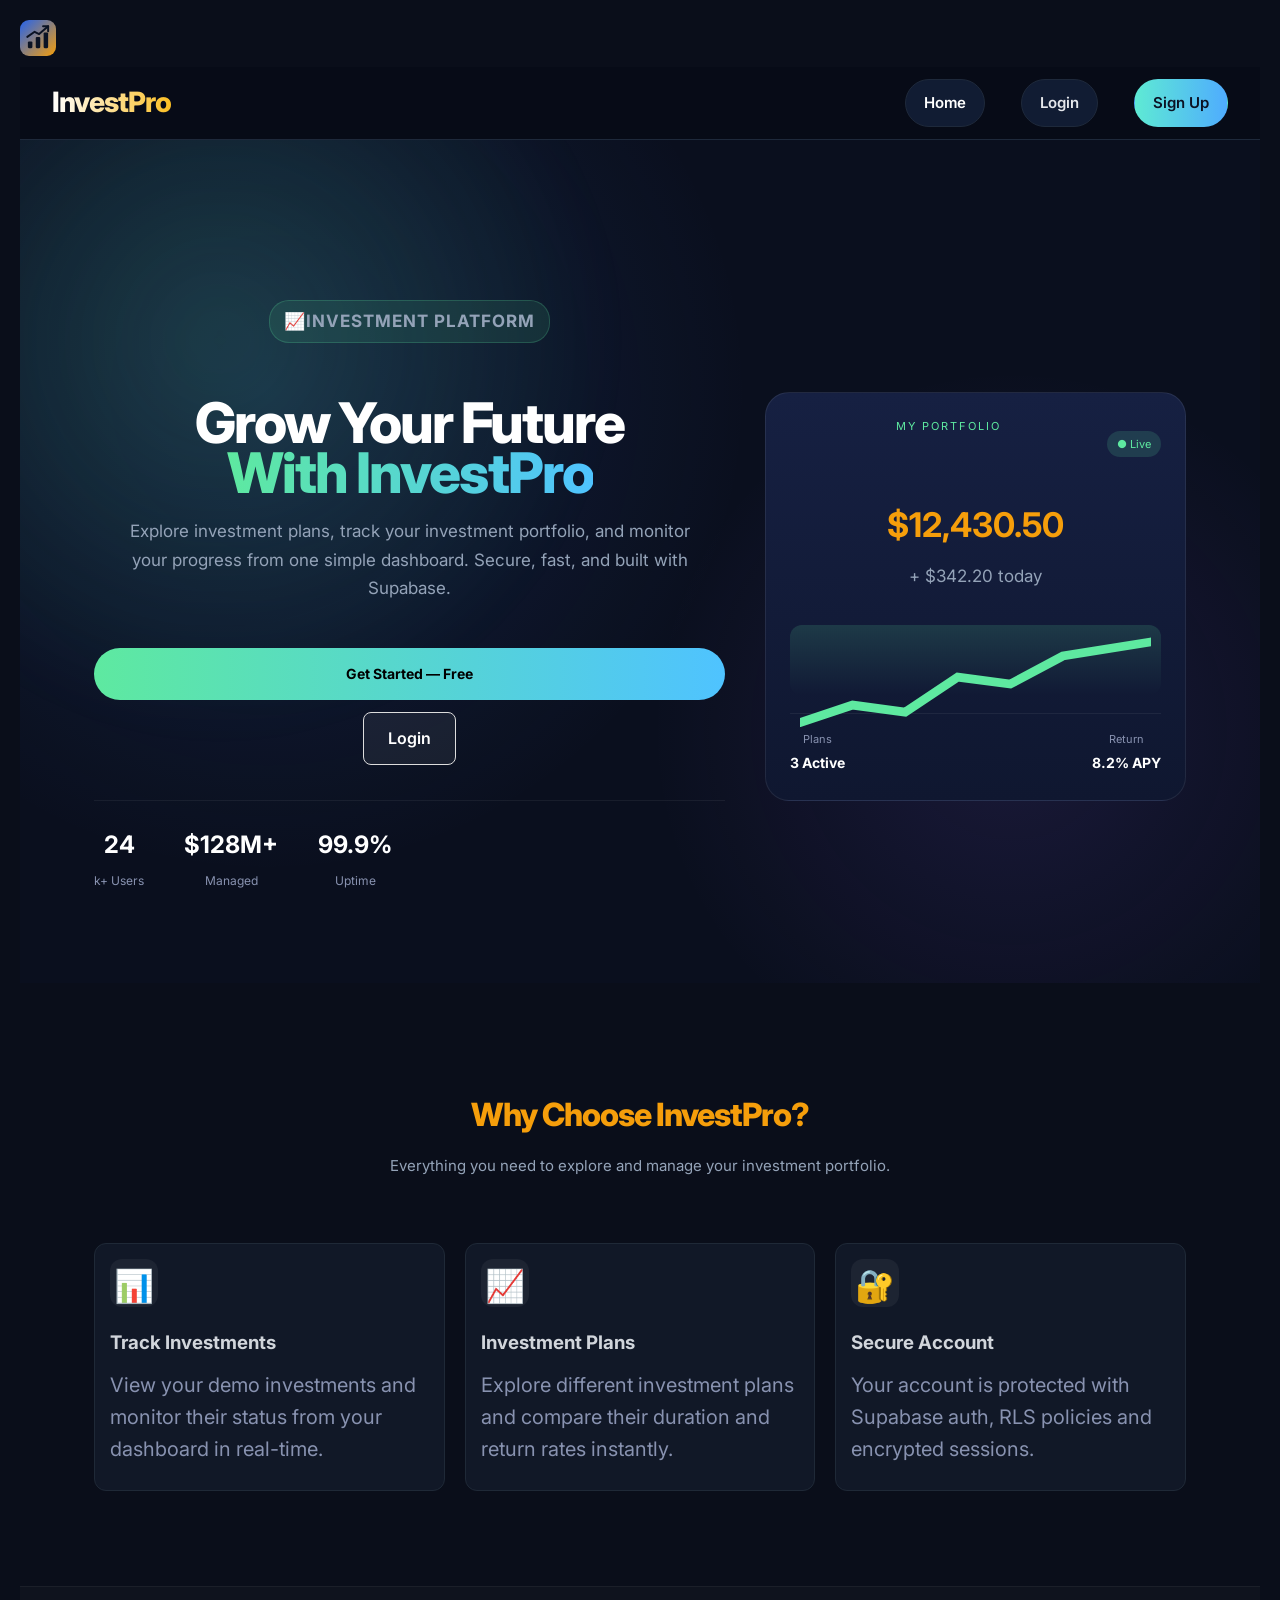
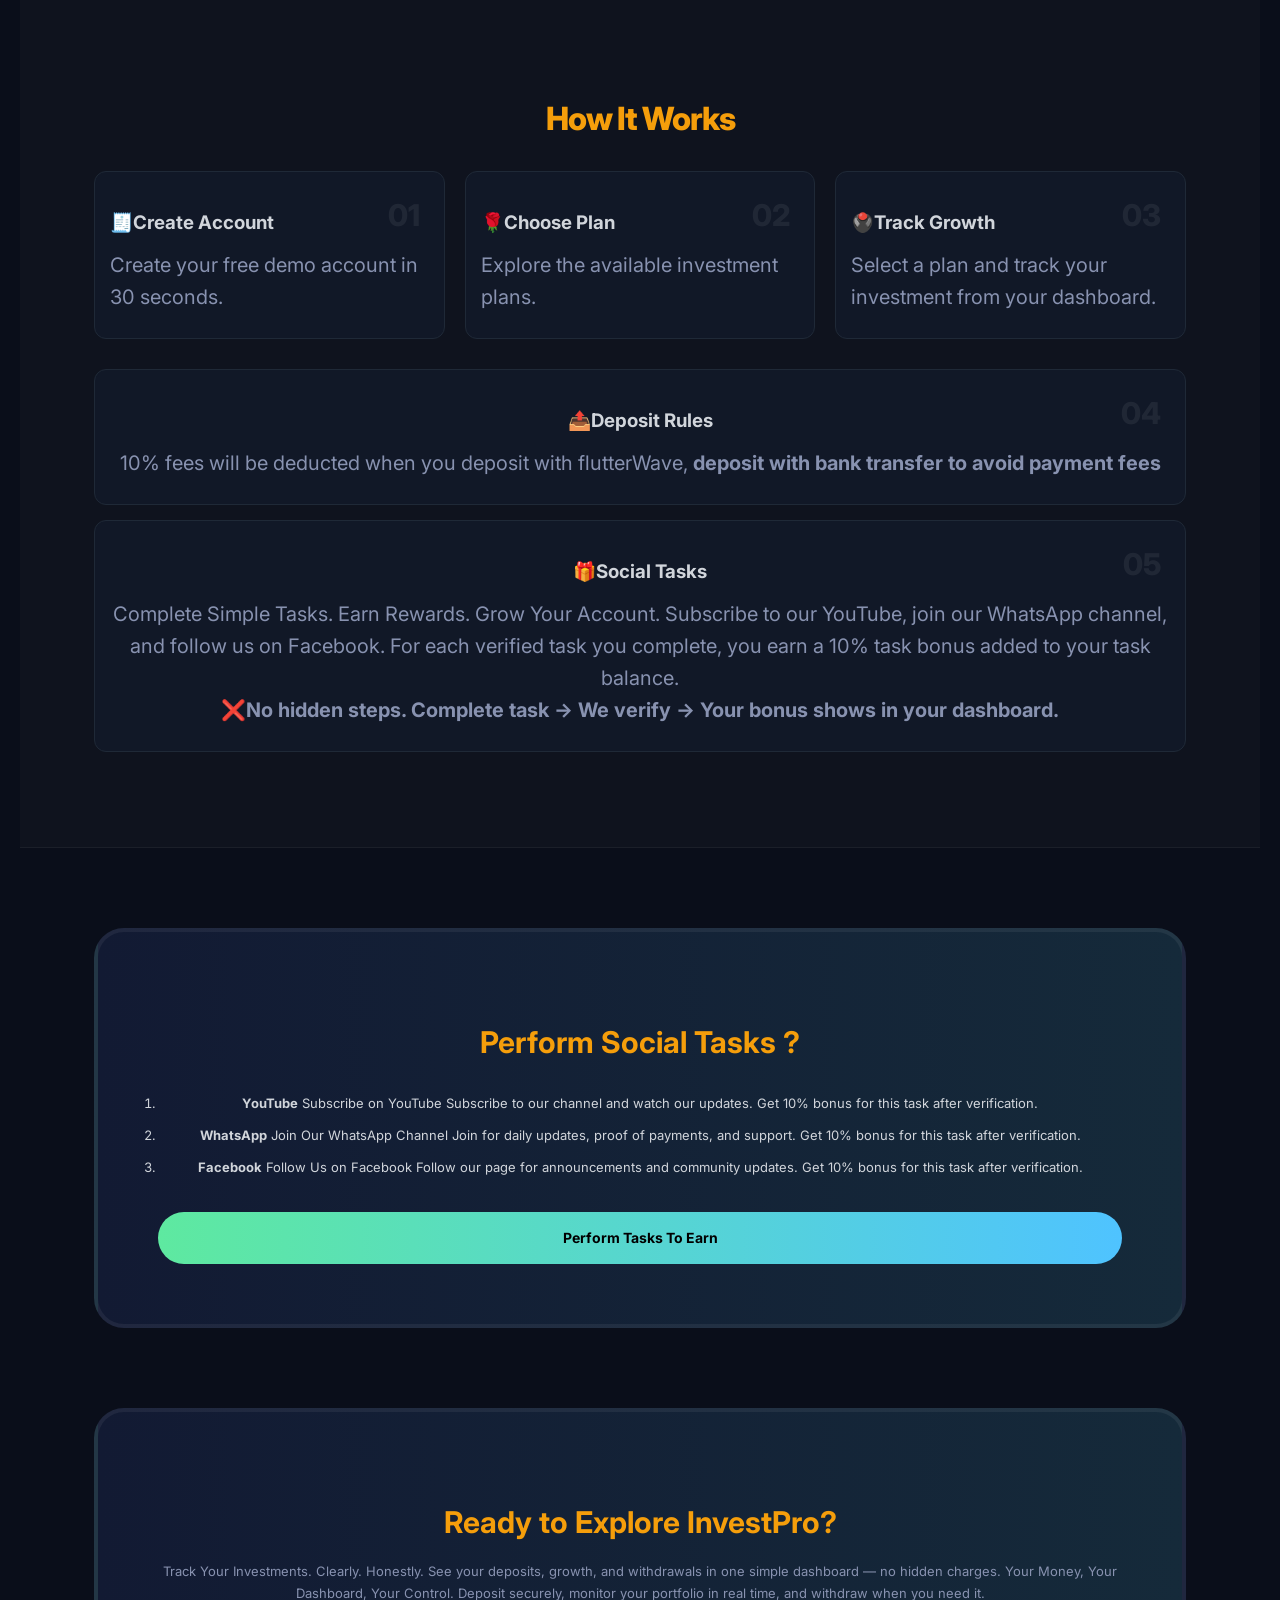
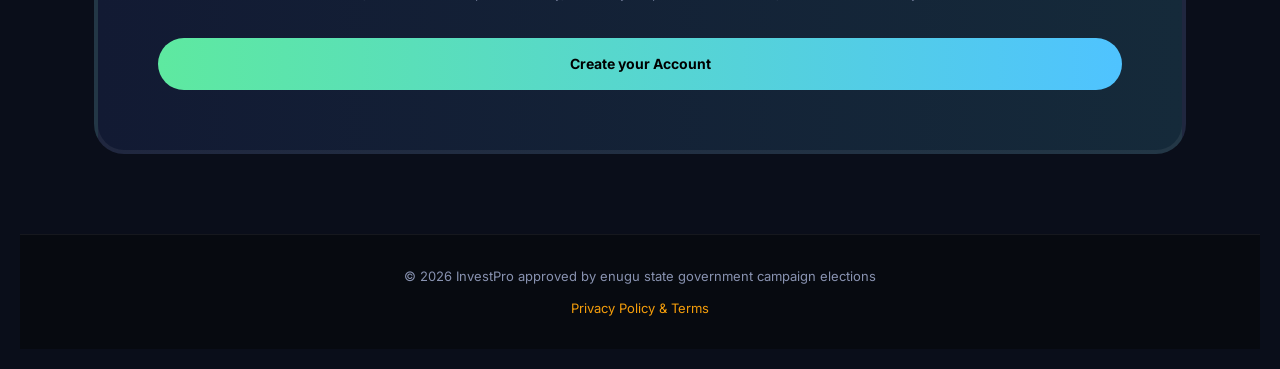
<file: index.html>
<!DOCTYPE html>
<html lang="en">
<head>
<meta charset="UTF-8">
<meta name="viewport" content="width=device-width, initial-scale=1.0">

<!-- InvestPro Social Sharing -->
<meta property="og:type" content="website">

<meta property="og:title"
content="InvestPro | Smart Investment Platform">

<meta property="og:description"
content="Explore InvestPro's educational investment plans and investment dashboard.">

<meta property="og:image"
content="https://investorsite.netlify.app/images/investpro-social-preview.jpg">

<meta property="og:image:secure_url"
content="https://investorsite.netlify.app/images/investpro-social-preview.jpg">

<meta property="og:image:type" content="image/jpeg">

<meta property="og:image:width" content="1200">

<meta property="og:image:height" content="630">

<meta property="og:image:alt"
content="InvestPro Official Logo">

<title>InvestPro | Smart Investment Platform</title>
<link href="https://fonts.googleapis.com/css2?family=Inter:wght@400;600;800&display=swap" rel="stylesheet">
<link rel="stylesheet" href="css/style.css">
<link rel="stylesheet" href="css/home.css">



<!-- InvestPro Browser Icons -->
<link rel="icon"
      type="image/svg+xml"
      href="images/logo.svg">

<link rel="icon"
      type="image/png"
      sizes="32x32"
      href="images/investpro-icon.png">

<link rel="apple-touch-icon"
      href="images/investpro-icon.png">
</head>
<a href="index.html" class="logo">
        <img src="images/logo.svg"
             alt="InvestPro Icon"
             width="36"
             height="36">

<body class="home-page">

<header id="navbar">

    

        <span>InvestPro</span>
    </a>

    <nav id="mainNav">
      

        <a href="index.html" class="active">Home</a>

        <a href="login.html">Login</a>

        <a href="signup.html" class="btn-small">
            Sign Up
        </a>

    </nav>

</header>
<section class="hero">
  <div class="hero-bg"></div>
  <div class="hero-content reveal">
    <p class="hero-label">📈INVESTMENT PLATFORM</p>
    <h1>Grow Your Future<br><span>With InvestPro</span></h1>
    <p class="hero-desc">Explore investment plans, track your investment portfolio, and monitor your progress from one simple dashboard. Secure, fast, and built with Supabase.</p>
    <div class="hero-buttons">
      <a href="signup.html" class="auth-btn">Get Started — Free</a>
      <a href="login.html" class="secondary-btn">Login</a>
    </div>
    <div class="trust-row">
      <div><b id="count1">0</b><span>k+ Users</span></div>
      <div><b>$128M+</b><span>Managed</span></div>
      <div><b>99.9%</b><span>Uptime</span></div>
    </div>
  </div>
  <div class="hero-card reveal">
    <div class="card-header">
      <p>MY PORTFOLIO</p>
      <span class="live">● Live</span>
    </div>
    <h2>$12,430.50</h2>
    <p class="profit">+ $342.20 today</p>
    <div class="mini-chart">
      <svg viewBox="0 0 100 30"><path d="M0 25 L15 20 L30 22 L45 12 L60 14 L75 6 L100 2" fill="none" stroke="#5ee9a0" stroke-width="2.5" stroke-linecap="round"/></svg>
    </div>
    <div class="card-stats">
      <div><small>Plans</small><b>3 Active</b></div>
      <div><small>Return</small><b>8.2% APY</b></div>
    </div>
  </div>
</section>

<section class="features">
  <h2 class="reveal">Why Choose InvestPro?</h2>
  <p class="section-text reveal">Everything you need to explore and manage your investment portfolio.</p>
  <div class="cards">
    <div class="card reveal"><div class="feature-icon">📊</div><h3>Track Investments</h3><p>View your demo investments and monitor their status from your dashboard in real-time.</p></div>
    <div class="card reveal"><div class="feature-icon">📈</div><h3>Investment Plans</h3><p>Explore different investment plans and compare their duration and return rates instantly.</p></div>
    <div class="card reveal"><div class="feature-icon">🔐</div><h3>Secure Account</h3><p>Your account is protected with Supabase auth, RLS policies and encrypted sessions.</p></div>
  </div>
</section>

<section class="features alt">
  <h2 class="reveal">How It Works</h2>
  <div class="cards steps">
    <div class="card step reveal"><span class="num">01</span><h3>🧾Create Account</h3><p>Create your free demo account in 30 seconds.</p></div>
    <div class="card step reveal"><span class="num">02</span><h3>🌹Choose Plan</h3><p>Explore the available investment plans.</p></div>
    <div class="card step reveal"><span class="num">03</span><h3>🖲️Track Growth</h3><p>Select a plan and track your  investment from your dashboard.</p></div>
  </div>
  <div class="card step reveal"><span class="num">04</span><h3>📤Deposit Rules</h3><p>10% fees will be deducted when you deposit with flutterWave,<strong> deposit with bank transfer to avoid payment fees</strong></p>
  </div>
  <div class="card step reveal"><span class="num">05</span><h3>🎁Social Tasks</h3><p>Complete Simple Tasks. Earn Rewards. Grow Your Account.
Subscribe to our YouTube, join our WhatsApp channel, and follow us on Facebook. For each verified task you complete, you earn a 10% task bonus added to your task balance.<br>

<strong>❌No hidden steps. Complete task → We verify → Your bonus shows in your dashboard.</strong></p></div>
</section>

<section class="cta reveal"><h2>Perform Social Tasks ?</h2>
<p><ol>
  <li><strong>YouTube</strong>
Subscribe on YouTube
Subscribe to our channel and watch our updates. Get 10% bonus for this task after verification.
</li>
<li><strong>WhatsApp</strong>
Join Our WhatsApp Channel
Join for daily updates, proof of payments, and support. Get 10% bonus for this task after verification.</li>
<li><strong>Facebook</strong>
Follow Us on Facebook
Follow our page for announcements and community updates. Get 10% bonus for this task after verification.</li>
</ol></p>
  <a href="dashboard.html" class="auth-btn">Perform Tasks To Earn</a>
</section>
  
</section>

<section class="cta reveal">
  <h2>Ready to Explore InvestPro?</h2>
  <p>Track Your Investments. Clearly. Honestly.
See your deposits, growth, and withdrawals in one simple dashboard — no hidden charges.

Your Money, Your Dashboard, Your Control.
Deposit securely, monitor your portfolio in real time, and withdraw when you need it.</p>
  <a href="signup.html" class="auth-btn">Create your Account</a>
</section>

<footer>
  <p>© 2026 InvestPro approved by enugu state government campaign elections</p>
  <a href="policy.html">Privacy Policy & Terms</a>
</footer>

<script>
const obs=new IntersectionObserver(es=>{es.forEach(e=>{if(e.isIntersecting)e.target.classList.add('show')})},{threshold:0.15});
document.querySelectorAll('.reveal').forEach(el=>obs.observe(el));
let c=0, t=document.getElementById('count1');
let iv=setInterval(()=>{c+=1; if(c>=24){c=24;clearInterval(iv)} t.innerText=c;},40);
window.addEventListener('scroll',()=>{document.getElementById('navbar').classList.toggle('scrolled',window.scrollY>20)});
</script>
</body>
</html>
</file>
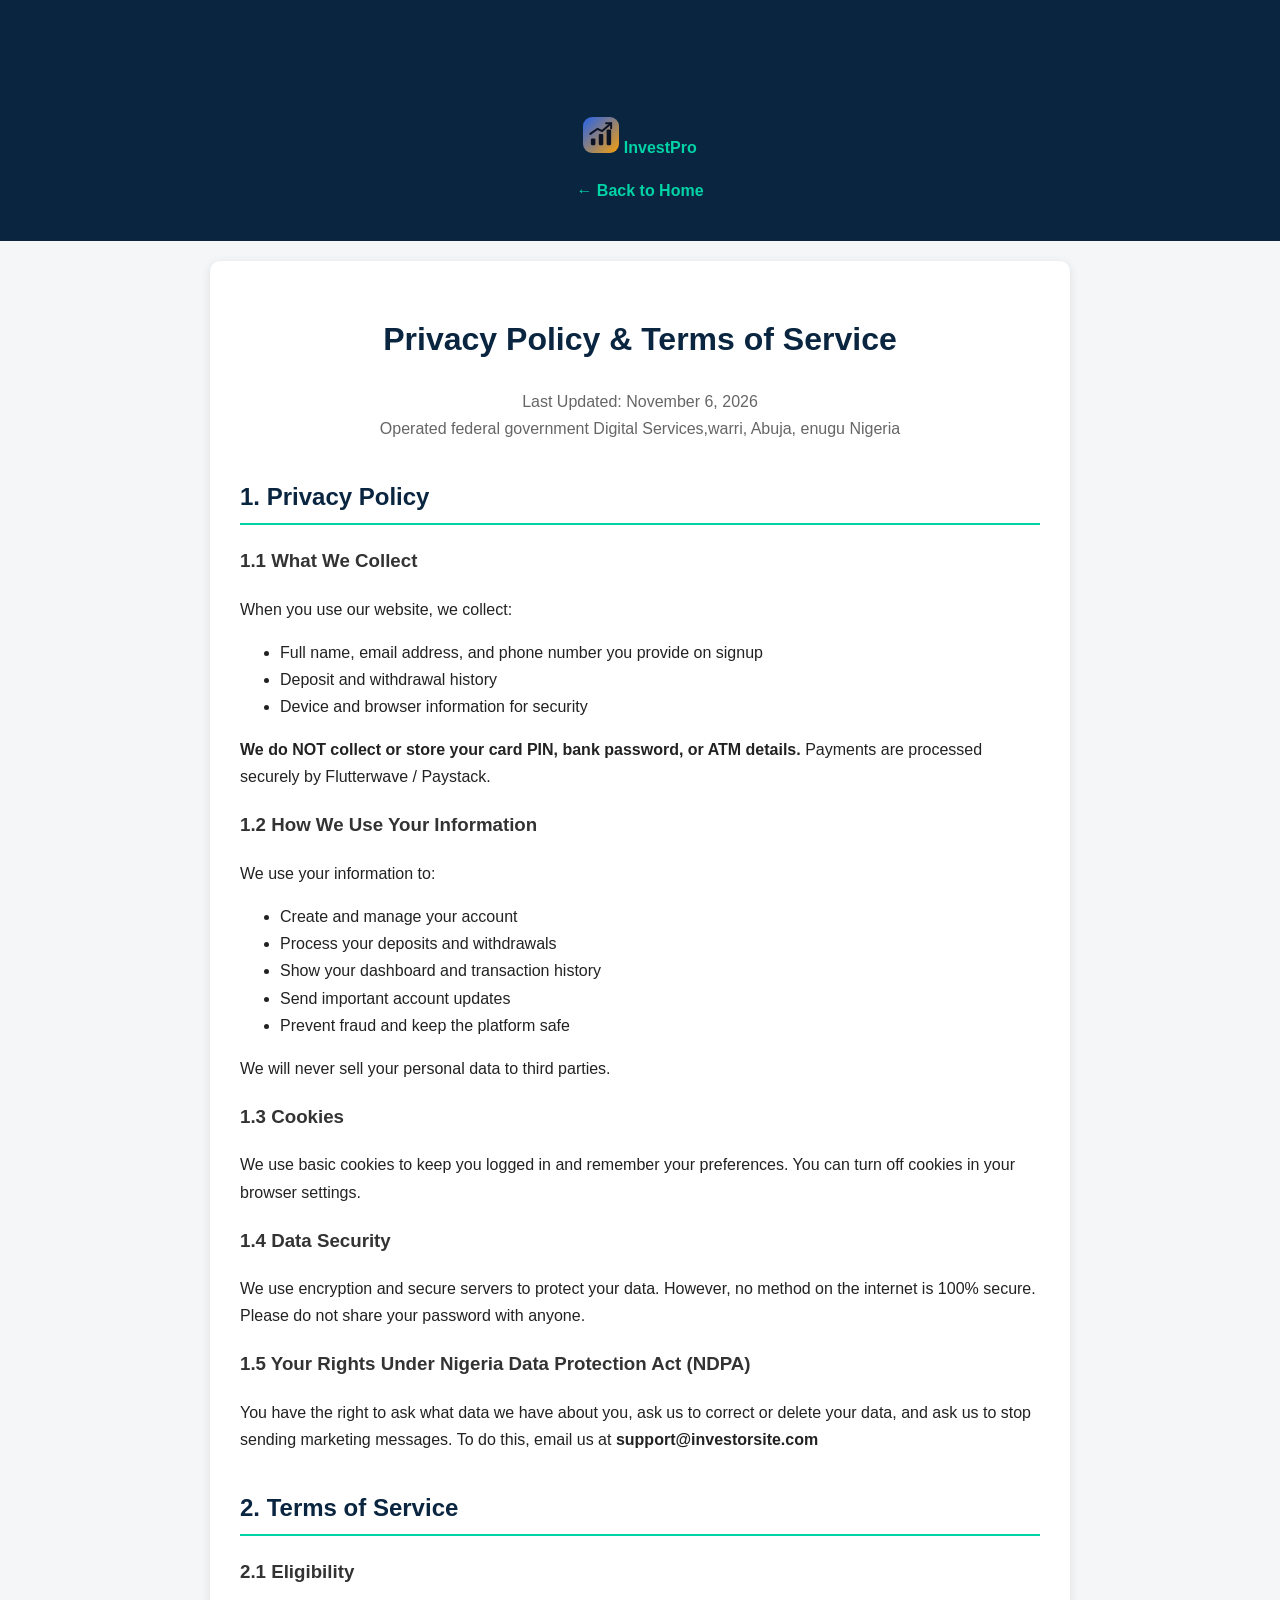
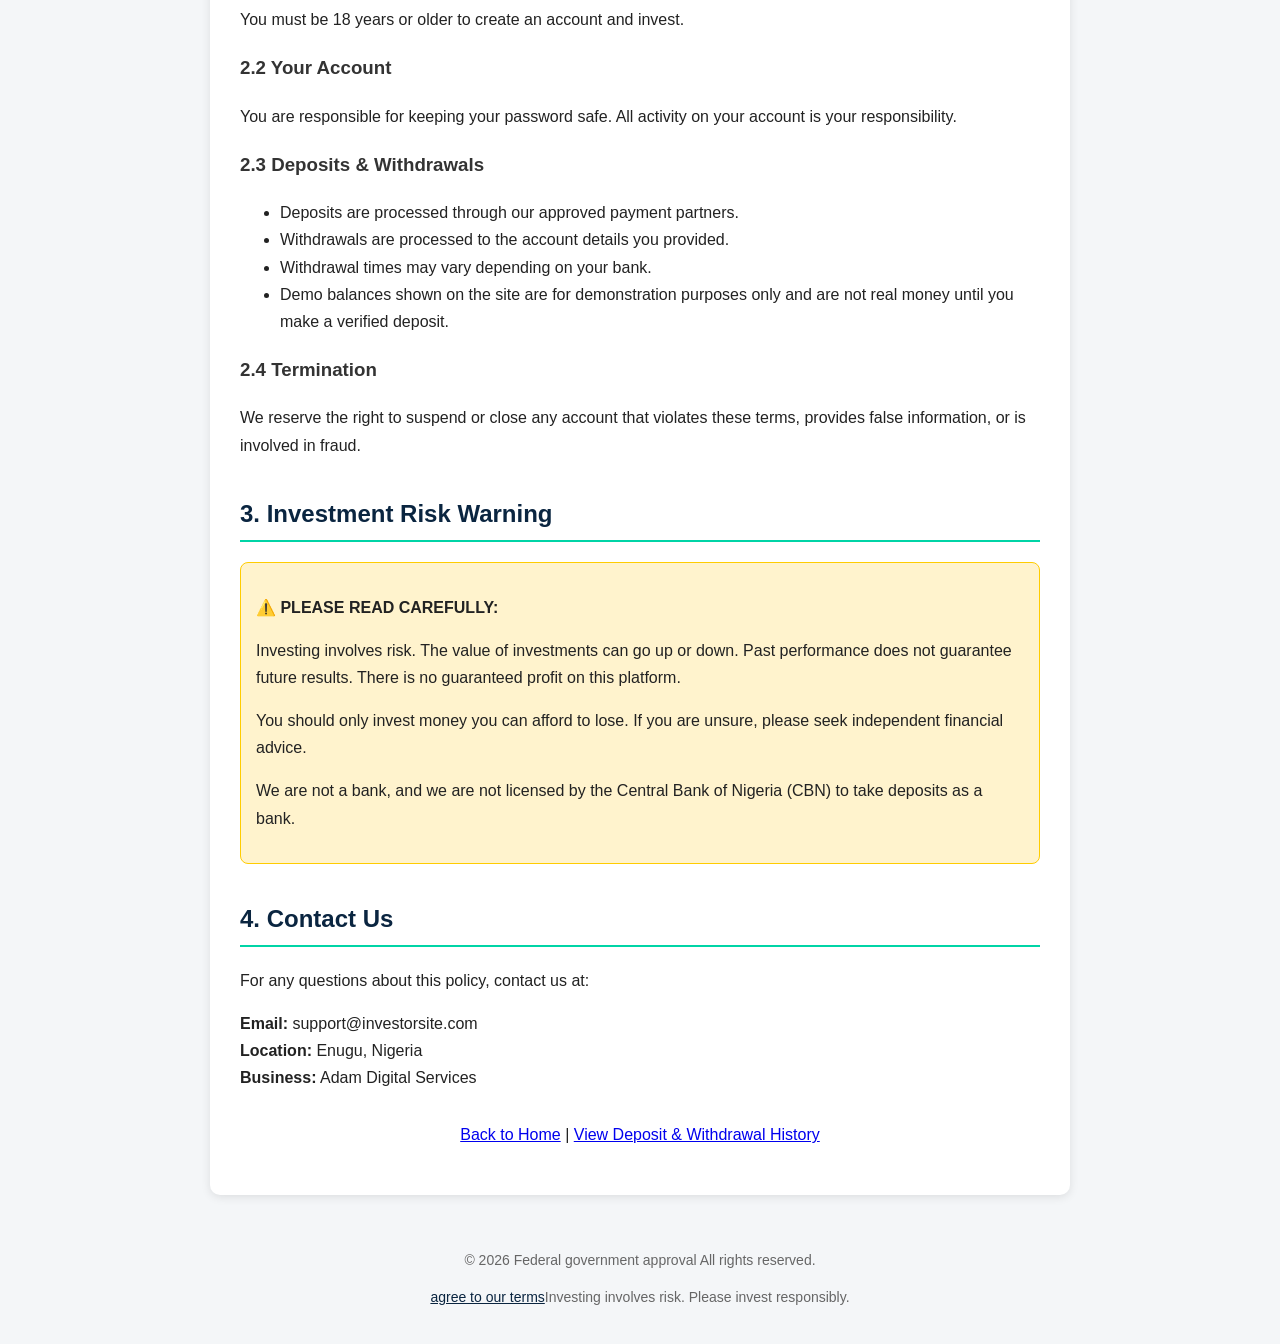
<file: policy.html>
<!DOCTYPE html>
<html lang="en">
<head>
  <meta charset="UTF-8">
  <meta name="viewport" content="width=device-width, initial-scale=1.0">
  <title>Privacy Policy & Terms - InvestPro</title>
  <style>
    body {
      font-family: Arial, sans-serif;
      background: #f4f6f8;
      color: #222;
      margin: 0;
      padding: 0;
      line-height: 1.7;
    }
    header {
      background: #0a2540;
      color: white;
      padding: 20px;
      text-align: center;
    }
    header a {
      color: #00d4a6;
      text-decoration: none;
      font-weight: bold;
    }
    .container {
      max-width: 800px;
      background: white;
      margin: 20px auto;
      padding: 30px;
      border-radius: 10px;
      box-shadow: 0 2px 10px rgba(0,0,0,0.1);
    }
    h1 { color: #0a2540; text-align: center; }
    h2 { color: #0a2540; border-bottom: 2px solid #00d4a6; padding-bottom: 5px; margin-top: 35px; }
    h3 { color: #333; }
    .warning-box {
      background: #fff3cd;
      border: 1px solid #ffcc00;
      padding: 15px;
      border-radius: 8px;
      margin: 20px 0;
    }
    footer {
      text-align: center;
      padding: 20px;
      color: #666;
      font-size: 14px;
    }
    footer a { color: #0a2540; }
  </style>
</head>
<body>

  <header>
    <h1>InvestPro</h1>
    <a href="index.html" class="logo">
  <img src="images/logo.svg" alt="InvestPro logo" width="36" height="36">
  <span>InvestPro</span>
</a>
    <p><a href="index.html">← Back to Home</a></p>
  </header>

  <div class="container">
    <h1>Privacy Policy & Terms of Service</h1>
    <p style="text-align:center; color:#666;">Last Updated: November 6, 2026<br>
    Operated federal government Digital Services,warri, Abuja, enugu Nigeria</p>

    <!-- ============ PRIVACY POLICY ============ -->
    <h2>1. Privacy Policy</h2>

    <h3>1.1 What We Collect</h3>
    <p>When you use our website, we collect:</p>
    <ul>
      <li>Full name, email address, and phone number you provide on signup</li>
      <li>Deposit and withdrawal history</li>
      <li>Device and browser information for security</li>
    </ul>
    <p><strong>We do NOT collect or store your card PIN, bank password, or ATM details.</strong> Payments are processed securely by Flutterwave / Paystack.</p>

    <h3>1.2 How We Use Your Information</h3>
    <p>We use your information to:</p>
    <ul>
      <li>Create and manage your account</li>
      <li>Process your deposits and withdrawals</li>
      <li>Show your dashboard and transaction history</li>
      <li>Send important account updates</li>
      <li>Prevent fraud and keep the platform safe</li>
    </ul>
    <p>We will never sell your personal data to third parties.</p>

    <h3>1.3 Cookies</h3>
    <p>We use basic cookies to keep you logged in and remember your preferences. You can turn off cookies in your browser settings.</p>

    <h3>1.4 Data Security</h3>
    <p>We use encryption and secure servers to protect your data. However, no method on the internet is 100% secure. Please do not share your password with anyone.</p>

    <h3>1.5 Your Rights Under Nigeria Data Protection Act (NDPA)</h3>
    <p>You have the right to ask what data we have about you, ask us to correct or delete your data, and ask us to stop sending marketing messages. To do this, email us at <strong>support@investorsite.com</strong></p>

    <!-- ============ TERMS ============ -->
    <h2>2. Terms of Service</h2>

    <h3>2.1 Eligibility</h3>
    <p>You must be 18 years or older to create an account and invest.</p>

    <h3>2.2 Your Account</h3>
    <p>You are responsible for keeping your password safe. All activity on your account is your responsibility.</p>

    <h3>2.3 Deposits & Withdrawals</h3>
    <ul>
      <li>Deposits are processed through our approved payment partners.</li>
      <li>Withdrawals are processed to the account details you provided.</li>
      <li>Withdrawal times may vary depending on your bank.</li>
      <li>Demo balances shown on the site are for demonstration purposes only and are not real money until you make a verified deposit.</li>
    </ul>

    <h3>2.4 Termination</h3>
    <p>We reserve the right to suspend or close any account that violates these terms, provides false information, or is involved in fraud.</p>

    <!-- ============ RISK WARNING ============ -->
    <h2>3. Investment Risk Warning</h2>
    <div class="warning-box">
      <p><strong>⚠️ PLEASE READ CAREFULLY:</strong></p>
      <p>Investing involves risk. The value of investments can go up or down. Past performance does not guarantee future results. There is no guaranteed profit on this platform.</p>
      <p>You should only invest money you can afford to lose. If you are unsure, please seek independent financial advice.</p>
      <p>We are not a bank, and we are not licensed by the Central Bank of Nigeria (CBN) to take deposits as a bank.</p>
    </div>

    <h2>4. Contact Us</h2>
    <p>For any questions about this policy, contact us at:</p>
    <p><strong>Email:</strong> support@investorsite.com<br>
    <strong>Location:</strong> Enugu, Nigeria<br>
    <strong>Business:</strong> Adam Digital Services</p>

    <p style="text-align:center; margin-top:30px;">
      <a href="index.html">Back to Home</a> | 
      <a href="deposit-history.html">View Deposit &amp; Withdrawal History</a>
    </p>

  </div>

  <footer>
    <p>© 2026 Federal government approval All rights reserved.</p>
    <p><a href="terms.html">agree to our terms</a>Investing involves risk. Please invest responsibly.</p>
  </footer>

</body>
</html>
</file>
<file: css/style.css>
/* ===== PERFECT DARK THEME ===== */
:root{
  --bg: #0b0e14;
  --bg-card: #151a25;
  --bg-input: #1e2535;
  --bg-dark: #070a10;
  --primary: #3b82f6;
  --primary-hover: #2563eb;
  --text: #f8fafc;
  --text-dim: #94a3b8;
  --text-light: #64748b;
  --border: #1e293b;
  --border-light: #2a3447;
  --white: #ffffff;
  --green: #22c55e;
  --shadow: 0 10px 30px rgba(0,0,0,0.5);
  --radius: 14px;
}

*{
  margin: 0;
  padding: 0;
  box-sizing: border-box;
  font-family: 'Inter', Arial, sans-serif;
}

body{
  background: var(--bg);
  color: var(--text);
  line-height: 1.6;
}

/* ===== HEADER ===== */
header{
  background: rgba(11, 14, 20, 0.8);
  backdrop-filter: blur(20px);
  border-bottom: 1px solid var(--border);
  color: white;
  padding: 18px 6%;
  display: flex;
  justify-content: space-between;
  align-items: center;
  position: sticky;
  top: 0;
  z-index: 100;
}

.logo{
  font-size: 24px;
  font-weight: 800;
  letter-spacing: -0.5px;
}

.logo span{
  color: var(--primary);
}

nav a{
  color: var(--text-dim);
  text-decoration: none;
  margin-left: 24px;
  font-weight: 600;
  font-size: 14px;
  transition: 0.2s;
}

nav a:hover{
  color: var(--text);
}

/* ===== HERO ===== */
.hero{
  min-height: 85vh;
  display: flex;
  align-items: center;
  justify-content: center;
  text-align: center;
  padding: 80px 20px;
  background: 
    radial-gradient(800px at 20% 30%, rgba(59,130,246,0.15) 0%, transparent 60%),
    radial-gradient(600px at 80% 70%, rgba(139,92,246,0.12) 0%, transparent 60%),
    var(--bg);
  color: white;
  position: relative;
}

.hero-content{
  max-width: 750px;
  animation: fadeUp 0.8s ease;
}

.hero h1{
  font-size: clamp(38px, 6vw, 58px);
  font-weight: 800;
  line-height: 1.05;
  margin-bottom: 20px;
  letter-spacing: -1.8px;
}

.hero p{
  font-size: 17px;
  line-height: 1.7;
  margin-bottom: 35px;
  color: var(--text-dim);
  max-width: 580px;
  margin-left: auto;
  margin-right: auto;
}

.btn{
  display: inline-block;
  padding: 14px 28px;
  border-radius: 10px;
  text-decoration: none;
  font-weight: 700;
  margin: 6px;
  transition: all 0.2s;
  font-size: 14px;
  border: 1px solid transparent;
}

.btn-primary{
  background: var(--text);
  color: var(--bg);
}

.btn-primary:hover{
  transform: translateY(-2px);
  box-shadow: 0 10px 25px rgba(255,255,255,0.15);
}

.btn-secondary{
  border: 1px solid var(--border-light);
  color: var(--text);
  background: var(--bg-card);
}

.btn-secondary:hover{
  background: var(--bg-input);
  border-color: var(--text-dim);
}

/* ===== FEATURES ===== */
.features{
  padding: 90px 6%;
  text-align: center;
}

.features h2{
  font-size: 36px;
  font-weight: 800;
  margin-bottom: 12px;
  letter-spacing: -0.8px;
}

.features > p{
  color: var(--text-dim);
  max-width: 600px;
  margin: 0 auto 50px;
  font-size: 15px;
}

.cards{
  display: grid;
  grid-template-columns: repeat(auto-fit, minmax(260px, 1fr));
  gap: 20px;
  text-align: left;
}

.card{
  background: var(--bg-card);
  padding: 30px 24px;
  border-radius: var(--radius);
  border: 1px solid var(--border);
  transition: all 0.3s ease;
}

.card:hover{
  transform: translateY(-4px);
  border-color: var(--border-light);
  box-shadow: var(--shadow);
}

.card h3{
  margin-bottom: 10px;
  font-size: 100;
  font-weight: 700;
}

.card p{
  color: var(--text-dim);
  line-height: 1.7;
  font-size: 14px;
  margin: 10px 0;
}

/* ===== AUTH ===== */
.auth-section{
  min-height: 85vh;
  display: flex;
  justify-content: center;
  align-items: center;
  padding: 40px 20px;
}

.auth-box{
  width: 100%;
  max-width: 430px;
  background: var(--bg-card);
  padding: 38px 30px;
  border-radius: 18px;
  border: 1px solid var(--border);
  box-shadow: var(--shadow);
  animation: fadeUp 0.5s ease;
}

.auth-box h1{
  text-align: center;
  margin-bottom: 8px;
  font-size: 24px;
  font-weight: 800;
}

.auth-box > p{
  text-align: center;
  color: var(--text-dim);
  margin-bottom: 28px;
  font-size: 14px;
}

.form-group{
  margin-bottom: 18px;
}

.form-group label{
  display: block;
  margin-bottom: 8px;
  font-weight: 600;
  font-size: 12px;
  color: var(--text-dim);
  text-transform: uppercase;
  letter-spacing: 0.5px;
}

.form-group input{
  width: 100%;
  padding: 13px 14px;
  border: 1px solid var(--border);
  border-radius: 10px;
  outline: none;
  font-size: 14px;
  transition: 0.2s;
  background: var(--bg-input);
  color: var(--text);
}

.form-group input:focus{
  border-color: var(--primary);
  box-shadow: 0 0 0 3px rgba(59,130,246,0.15);
}

.form-group input::placeholder{
  color: var(--text-light);
}

.auth-btn{
  width: 100%;
  padding: 14px;
  border: none;
  border-radius: 10px;
  background: var(--primary);
  color: white;
  font-size: 14px;
  font-weight: 700;
  cursor: pointer;
  transition: 0.2s;
  margin-top: 10px;
}

.auth-btn:hover{
  background: var(--primary-hover);
  transform: translateY(-1px);
}

.auth-link{
  margin-top: 22px;
  text-align: center;
  font-size: 13px;
  color: var(--text-dim);
}

.auth-link a{
  color: var(--primary);
  text-decoration: none;
  font-weight: 700;
}

#message{
  margin-top: 15px;
  text-align: center;
  padding: 12px;
  border-radius: 8px;
  font-size: 13px;
  background: var(--bg-input);
}

/* ===== FOOTER ===== */
footer{
  background: var(--bg-dark);
  border-top: 1px solid var(--border);
  color: var(--text-dim);
  text-align: center;
  padding: 28px 20px;
  font-size: 13px;
}

/* ===== ANIMATIONS ===== */
@keyframes fadeUp{
  from{opacity:0; transform: translateY(12px)}
  to{opacity:1; transform: translateY(0)}
}

/* ===== MOBILE ===== */
@media (max-width: 640px){
  header{padding: 16px 5%}
  .logo{font-size: 19px}
  nav a{margin-left: 14px; font-size: 13px}
  .features{padding: 60px 5%}
  .auth-box{padding: 28px 22px}
  .hero{padding: 60px 20px}
}


/* ===== IMPROVED NAVIGATION ===== */

header nav {
    display: flex;
    align-items: center;
    flex-wrap: wrap;
    gap: 4px;
}

header nav a {
    display: inline-block;
    padding: 7px 10px;
    border-radius: 7px;
}

header nav a:hover {
    background: var(--bg-card);
    color: var(--primary);
}

/* Mobile navigation */
@media (max-width: 640px) {

    header {
        padding: 14px 5%;
    }

    header nav {
        gap: 2px;
        justify-content: flex-end;
    }

    header nav a {
        margin-left: 4px;
        padding: 6px 7px;
        font-size: 12px;
    }

    .logo {
        font-size: 19px;
    }
}


/* =====================================================
   LARGE PROFESSIONAL DASHBOARD
   ===================================================== */

.dashboard-page {
    width: 100%;
    max-width: 1250px;
    margin: 0 auto;
    padding: 35px 4%;
}
/* WELCOME */

.dashboard-welcome {
    min-height: 170px;
    padding: 30px 35px;

    display: flex;
    align-items: center;
    gap: 25px;

    border: 1px solid #2563eb;
    border-radius: 22px;

    background:
        radial-gradient(
            circle at 90% 20%,
            rgba(59,130,246,0.25),
            transparent 35%
        ),
        var(--bg-card);

    margin-bottom: 25px;
}

.welcome-icon {
    width: 85px;
    height: 85px;

    display: flex;
    align-items: center;
    justify-content: center;

    border-radius: 50%;

    background: var(--primary);

    font-size: 40px;
}

.dashboard-welcome span,
.balance-card span {
    color: var(--primary);

    font-size: 13px;
    font-weight: 800;

    letter-spacing: 1px;
}

.dashboard-welcome h1 {
    margin: 5px 0;

    font-size: 32px;
    font-weight: 800;
}

.dashboard-welcome p {
    color: var(--text-dim);
    font-size: 16px;
}

.welcome-chart {
    margin-left: auto;
    font-size: 65px;
}
/* BALANCE */

.balance-card {
    min-height: 150px;

    padding: 30px 35px;

    display: flex;
    align-items: center;
    justify-content: space-between;

    background: var(--bg-card);

    border: 1px solid var(--border-light);
    border-radius: 20px;

    margin-bottom: 25px;
}

.balance-card h2 {
    margin-top: 8px;

    font-size: 38px;
    font-weight: 800;
}

.balance-icon {
    width: 70px;
    height: 70px;

    display: flex;
    align-items: center;
    justify-content: center;

    border-radius: 18px;

    background: rgba(34,197,94,0.15);

    font-size: 35px;
}
/* SUMMARY */

.dashboard-summary {
    display: grid;

    grid-template-columns:
        repeat(3, minmax(0, 1fr));

    gap: 20px;

    margin: 25px 0;
}

.dashboard-stat {
    min-height: 145px;

    padding: 25px;

    display: flex;
    align-items: center;

    gap: 18px;

    background: var(--bg-card);

    border: 1px solid var(--border);

    border-radius: 18px;

    transition: 0.25s;
}

.dashboard-stat:hover {
    transform: translateY(-3px);

    border-color: var(--primary);

    box-shadow: var(--shadow);
}

.dashboard-stat span {
    display: block;

    color: var(--text-dim);

    font-size: 14px;

    margin-bottom: 8px;
}

.dashboard-stat strong {
    display: block;

    font-size: 27px;

    color: var(--text);
}

.stat-icon {
    width: 62px;
    height: 62px;

    flex-shrink: 0;

    display: flex;
    align-items: center;
    justify-content: center;

    border-radius: 16px;

    background: var(--bg-input);

    font-size: 28px;
  }
/* MY INVESTMENTS */

.my-investments {
    margin-top: 35px;
}

.section-heading {
    display: flex;

    justify-content: space-between;
    align-items: center;

    gap: 20px;

    margin-bottom: 25px;
}

.section-heading h2 {
    font-size: 30px;

    margin-bottom: 5px;
}

.section-heading p {
    color: var(--text-dim);

    font-size: 15px;
}

.dashboard-add-btn {
    display: inline-block;

    padding: 13px 22px;

    border-radius: 10px;

    background: var(--primary);

    color: white;

    text-decoration: none;

    font-weight: 700;

    white-space: nowrap;
}

.dashboard-add-btn:hover {
    background: var(--primary-hover);
}



/* MOBILE */

@media (max-width: 800px) {

    .dashboard-page {
        padding: 25px 5%;
    }

    .dashboard-welcome {
        padding: 25px;

        min-height: 150px;
    }

    .welcome-icon {
        width: 65px;
        height: 65px;

        font-size: 30px;
    }

    .dashboard-welcome h1 {
        font-size: 25px;
    }

    .welcome-chart {
        display: none;
    }

    .dashboard-summary {
        grid-template-columns: 1fr;
    }

    .dashboard-stat {
        min-height: 125px;
    }

    .balance-card h2 {
        font-size: 30px;
    }

    .section-heading {
        flex-direction: column;

        align-items: flex-start;
    }

    .dashboard-add-btn {
        width: 100%;

        text-align: center;
    }
}

/* =========================
   REFERRAL PROGRAM
========================= */

.my-referrals {
    width: 100%;
    margin: 40px 0;
}

.referral-label {
    color: var(--primary-light);
    font-size: 12px;
    font-weight: 800;
    letter-spacing: 1.2px;
    margin-bottom: 8px;
}


/* Main Referral Card */

.referral-card {
    width: 100%;
    max-width: 1100px;
    margin: 25px auto 0;
    padding: 30px;
    background:
        linear-gradient(
            145deg,
            rgba(37, 99, 235, 0.12),
            var(--card) 45%
        );
    border: 1px solid var(--border-blue);
    border-radius: 20px;
    box-shadow: var(--shadow);
  }
/* Header */

.referral-card-header {
    display: flex;
    align-items: center;
    gap: 18px;
    padding-bottom: 25px;
    border-bottom: 1px solid var(--border);
}

.referral-icon {
    width: 60px;
    height: 60px;
    display: flex;
    align-items: center;
    justify-content: center;
    background: rgba(37, 99, 235, 0.15);
    border: 1px solid var(--border-blue);
    border-radius: 16px;
    font-size: 30px;
    flex-shrink: 0;
}

.referral-card-header h3 {
    margin: 0 0 5px;
    font-size: 23px;
}

.referral-card-header p {
    margin: 0;
    color: var(--text-dim);
}
/* Referral Code */

.referral-code-box {
    margin-top: 25px;
    padding: 20px;
    background: var(--input);
    border: 1px solid var(--border);
    border-radius: 14px;
}

.referral-code-box span,
.referral-link-box label {
    display: block;
    color: var(--text-dim);
    font-size: 13px;
    margin-bottom: 9px;
}

.referral-code-box strong {
    display: block;
    color: var(--primary-light);
    font-size: 26px;
    letter-spacing: 1px;
}
/* Referral Link */

.referral-link-box {
    margin-top: 18px;
}

.referral-link-row {
    display: flex;
    gap: 12px;
}

.referral-link-row input {
    flex: 1;
    min-width: 0;
    height: 52px;
    padding: 0 16px;
    background: var(--input);
    color: var(--text);
    border: 1px solid var(--border);
    border-radius: 12px;
    outline: none;
    font-size: 14px;
}

.referral-link-row input:focus {
    border-color: var(--primary-light);
}

.referral-copy-btn {
    min-width: 120px;
    height: 52px;
    margin: 0;
}
/* Statistics */

.referral-stats {
    display: grid;
    grid-template-columns: repeat(2, 1fr);
    gap: 18px;
    margin-top: 22px;
}

.referral-stat {
    display: flex;
    align-items: center;
    gap: 15px;
    padding: 22px;
    background: var(--input);
    border: 1px solid var(--border);
    border-radius: 15px;
}

.referral-stat-icon {
    width: 48px;
    height: 48px;
    display: flex;
    align-items: center;
    justify-content: center;
    background: rgba(37, 99, 235, 0.15);
    border-radius: 12px;
    font-size: 23px;
}

.referral-stat span {
    display: block;
    color: var(--text-dim);
    font-size: 13px;
    margin-bottom: 5px;
}

.referral-stat strong {
    display: block;
    color: var(--text);
    font-size: 23px;
}
/* Bonus Box */

.referral-bonus-box {
    display: flex;
    align-items: center;
    gap: 18px;
    margin-top: 22px;
    padding: 22px;
    background: rgba(34, 197, 94, 0.08);
    border: 1px solid rgba(34, 197, 94, 0.3);
    border-radius: 15px;
}

.bonus-icon {
    width: 50px;
    height: 50px;
    display: flex;
    align-items: center;
    justify-content: center;
    background: rgba(34, 197, 94, 0.12);
    border-radius: 12px;
    font-size: 24px;
    flex-shrink: 0;
}

.bonus-content strong {
    display: block;
    color: var(--green);
    font-size: 18px;
    margin-bottom: 5px;
}

.bonus-content p {
    margin: 0;
    color: var(--text-dim);
    line-height: 1.6;
    font-size: 14px;
}
/* How It Works */

.referral-how {
    margin-top: 28px;
    padding-top: 25px;
    border-top: 1px solid var(--border);
}

.referral-how h3 {
    margin: 0 0 18px;
    font-size: 19px;
}

.referral-steps {
    display: grid;
    grid-template-columns: repeat(3, 1fr);
    gap: 15px;
}

.referral-step {
    display: flex;
    gap: 13px;
    padding: 18px;
    background: rgba(255, 255, 255, 0.02);
    border: 1px solid var(--border);
    border-radius: 13px;
}

.step-number {
    width: 32px;
    height: 32px;
    display: flex;
    align-items: center;
    justify-content: center;
    background: var(--primary);
    color: white;
    border-radius: 50%;
    font-weight: 800;
    flex-shrink: 0;
}

.referral-step strong {
    display: block;
    margin-bottom: 5px;
    font-size: 14px;
}

.referral-step p {
    margin: 0;
    color: var(--text-dim);
    font-size: 12px;
    line-height: 1.5;
}

/* Mobile */

@media (max-width: 700px) {

    .referral-card {
        padding: 20px;
    }

    .referral-card-header {
        align-items: flex-start;
    }

    .referral-card-header h3 {
        font-size: 20px;
    }

    .referral-icon {
        width: 52px;
        height: 52px;
        font-size: 25px;
    }

    .referral-code-box strong {
        font-size: 22px;
    }

    .referral-link-row {
        flex-direction: column;
    }

    .referral-copy-btn {
        width: 100%;
    }

    .referral-stats {
        grid-template-columns: 1fr;
    }

    .referral-steps {
        grid-template-columns: 1fr;
    }

    .referral-bonus-box {
        align-items: flex-start;
    }
}

/* =========================
   ADVANCED WITHDRAWAL HISTORY
========================= */

.withdrawal-history {
    display: grid;
    gap: 20px;
    margin-top: 20px;
}

.withdrawal-history-card {
    background: var(--card);
    border: 1px solid var(--border);
    border-radius: var(--radius);
    padding: 20px;
    box-shadow: var(--shadow);
    overflow: hidden;
}

/* TOP */

.withdrawal-history-top {
    display: flex;
    align-items: flex-start;
    justify-content: space-between;
    gap: 15px;
}

.withdrawal-history-label {
    display: block;
    color: var(--text-light);
    font-size: 12px;
    margin-bottom: 5px;
}

.withdrawal-id {
    color: var(--text);
    font-size: 15px;
}

/* STATUS */

.withdrawal-status {
    display: inline-flex;
    align-items: center;
    justify-content: center;
    padding: 7px 12px;
    border-radius: 999px;
    font-size: 12px;
    font-weight: 700;
    text-transform: capitalize;
    white-space: nowrap;
}

.withdrawal-status.pending {
    background: rgba(245, 158, 11, 0.12);
    color: var(--yellow);
}

.withdrawal-status.processing {
    background: rgba(59, 130, 246, 0.12);
    color: var(--primary-light);
}

.withdrawal-status.completed {
    background: rgba(34, 197, 94, 0.12);
    color: var(--green);
}

.withdrawal-status.cancelled {
    background: rgba(239, 68, 68, 0.12);
    color: var(--red);
                     }
/* AMOUNT */

.withdrawal-amount-box {
    margin-top: 20px;
    padding: 18px;
    background: var(--bg-soft);
    border: 1px solid var(--border);
    border-radius: 14px;
}

.withdrawal-amount-box span {
    display: block;
    color: var(--text-dim);
    font-size: 13px;
    margin-bottom: 6px;
}

.withdrawal-amount-box strong {
    font-size: 26px;
    color: var(--text);
}

  /* BANK DETAILS */

.withdrawal-bank-details {
    margin-top: 18px;
    border-top: 1px solid var(--border);
    border-bottom: 1px solid var(--border);
    padding: 5px 0;
}

.withdrawal-detail-row {
    display: flex;
    justify-content: space-between;
    gap: 15px;
    padding: 12px 0;
}

.withdrawal-detail-row span {
    color: var(--text-dim);
    font-size: 13px;
}

.withdrawal-detail-row strong {
    color: var(--text);
    font-size: 13px;
    text-align: right;
  }
  /* DATE & TIME */

.withdrawal-date-time {
    display: flex;
    gap: 35px;
    margin-top: 16px;
}

⁶al-header div {
    display: flex;
    flex-direction: column;
    gap: 6px;
}

.admin-withdrawal-header span:first-child {
    color: var(--text-light);
    font-size: 12px;
}

.admin-withdrawal-header strong {
    color: var(--text);
    font-size: 24px;
}

.admin-withdrawal-details {
    margin-top: 18px;
    padding: 5px 0;
    border-top: 1px solid var(--border);
    border-bottom: 1px solid var(--border);
}

.admin-withdrawal-details p {
    display: flex;
    justify-content: space-between;
    gap: 15px;
    margin: 0;
    padding: 11px 0;
}

.admin-withdrawal-details p span {
    color: var(--text-dim);
    font-size: 13px;
}

.admin-withdrawal-details p strong {
    color: var(--text);
    font-size: 13px;
    text-align: right;
}

.admin-withdrawal-actions {
    display: flex;
    flex-wrap: wrap;
    gap: 10px;
    margin-top: 18px;
}

.admin-withdrawal-actions button {
    flex: 1;
    min-width: 120px;
}

.danger-btn {
    background: rgba(239, 68, 68, 0.12);
    color: var(--red);
    border: 1px solid rgba(239, 68, 68, 0.3);
}

.danger-btn:hover {
    background: rgba(239, 68, 68, 0.2);
}

@media (max-width: 600px) {

    .admin-withdrawal-card {
        padding: 16px;
    }

    .admin-withdrawal-header {
        flex-direction: column;
    }

    .admin-withdrawal-header strong {
        font-size: 21px;
    }

    .admin-withdrawal-details p {
        align-items: flex-start;
    }

    .admin-withdrawal-details p strong {
        max-width: 55%;
        word-break: break-word;
    }

    .admin-withdrawal-actions {
        flex-direction: column;
    }

    .admin-withdrawal-actions button {
        width: 100%;
    }
  }
*{margin:0;padding:0;box-sizing:border-box;font-family:'Inter',sans-serif}
:root{--bg:#0a0f1e;--card:#121a33;--muted:#8892b0;--green:#5ee9a0;--blue:#4fc3ff}
body{background:var(--bg);color:#fff;overflow-x:hidden}
a{text-decoration:none}

/* NAVBAR */
header{display:flex;justify-content:space-between;align-items:center;padding:18px 6%;position:fixed;top:0;width:100%;z-index:100;transition:.3s;border-bottom:1px solid transparent}
header.scrolled{background:rgba(10,15,30,0.85);backdrop-filter:blur(12px);border-color:rgba(255,255,255,0.06)}
.logo{font-weight:800;font-size:22px;letter-spacing:-1px}
.logo span{color:var(--green)}
nav a{color:#aab;margin-left:28px;font-size:14px;transition:.2s}
nav a:hover, nav a.active{color:#fff}
.btn-small{background:#fff;color:#000;padding:10px 18px;border-radius:24px;font-weight:600;margin-left:28px}
  /* HERO */
.hero{position:relative;display:grid;grid-template-columns:1.2fr .8fr;gap:40px;align-items:center;padding:160px 6% 90px;overflow:hidden}
.hero-bg{position:absolute;top:-200px;left:-200px;width:800px;height:800px;background:radial-gradient(circle at center,rgba(94,233,160,0.15),transparent 70%);filter:blur(20px);z-index:0}
.hero-content{position:relative;z-index:1}
.hero-label{background:rgba(94,233,160,0.1);border:1px solid rgba(94,233,160,0.2);color:var(--green);display:inline-block;padding:6px 14px;border-radius:20px;font-size:12px;letter-spacing:1px;margin-bottom:18px}
.hero h1{font-size:56px;line-height:.9;letter-spacing:-2px;margin-bottom:18px}
.hero h1 span{background:linear-gradient(90deg,var(--green),var(--blue));-webkit-background-clip:text;-webkit-text-fill-color:transparent}
.hero-desc{color:var(--muted);font-size:17px;line-height:1.6;max-width:520px;margin-bottom:28px}
.hero-buttons{display:flex;gap:14px;margin-bottom:35px}
.auth-btn{background:linear-gradient(90deg,var(--green),var(--blue));color:#000;padding:14px 28px;border-radius:30px;font-weight:700;transition:.3s;display:inline-block}
.auth-btn:hover{transform:translateY(-3px);box-shadow:0 12px 30px rgba(94,233,160,0.35)}
.secondary-btn{background:rgba(255,255,255,0.06);border:1px solid rgba(255,255,255,0.1);color:#fff;padding:14px 28px;border-radius:30px;font-weight:600;transition:.3s}
.secondary-btn:hover{background:rgba(255,255,255,0.1)}
.trust-row{display:flex;gap:40px;border-top:1px solid rgba(255,255,255,0.06);padding-top:24px}
.trust-row b{font-size:24px;display:block}.trust-row span{font-size:12px;color:var(--muted)}
   /* HERO CARD */
.hero-card{background:linear-gradient(180deg,#162042,#0f1730);border:1px solid rgba(255,255,255,0.08);border-radius:24px;padding:24px;z-index:1;animation:float 6s ease-in-out infinite}
@keyframes float{0%,100%{transform:translateY(0)}50%{transform:translateY(-12px)}}
.card-header{display:flex;justify-content:space-between;align-items:center;margin-bottom:12px}
.card-header p{font-size:11px;letter-spacing:2px;color:var(--green)}.live{background:rgba(94,233,160,0.15);color:var(--green);padding:4px 10px;border-radius:20px;font-size:11px}
.hero-card h2{font-size:34px}.profit{color:var(--green);margin:6px 0 16px}
.mini-chart{height:70px;background:linear-gradient(180deg,rgba(94,233,160,0.15),transparent);border-radius:12px;padding:10px}
.card-stats{display:flex;justify-content:space-between;margin-top:18px;border-top:1px solid rgba(255,255,255,0.06);padding-top:16px}
.card-stats small{color:var(--muted);display:block;font-size:11px}.card-stats b{font-size:14px}    
/* FEATURES */
.features{padding:80px 6%;text-align:center}
.features.alt{background:rgba(255,255,255,0.02);border-top:1px solid rgba(255,255,255,0.05);border-bottom:1px solid rgba(255,255,255,0.05)}
.features h2{font-size:32px;letter-spacing:-1px;margin-bottom:10px}
.section-text{color:var(--muted);margin-bottom:40px}
.cards{display:grid;grid-template-columns:repeat(3,1fr);gap:20px;text-align:left}
.card{background:rgba(255,255,255,0.03);border:1px solid rgba(255,255,255,0.06);border-radius:20px;padding:28px;transition:.4s}
.card:hover{transform:translateY(-8px);background:rgba(255,255,255,0.05);border-color:rgba(94,233,160,0.2)}
.feature-icon{font-size:26px;background:rgba(255,255,255,0.05);width:48px;height:48px;display:grid;place-items:center;border-radius:12px}
.card h3{margin:20px 0 8px}.card p{color:var(--muted);font-size:20px;line-height:1.6}
.steps .step{position:relative}.num{font-size:30px;font-weight:800;opacity:.08;position:absolute;top:18px;right:24px}
  /* CTA */
.cta{margin:80px 6%;background:linear-gradient(90deg,#121a33,#152a3a);border:4px solid rgba(255,255,255,0.06);border-radius:30px;padding:60px;text-align:center}
.cta h2{font-size:30px;margin-bottom:12px}.cta p{color:var(--muted);margin-bottom:24px}

/* FOOTER */
footer{text-align:center;padding:30px;color:var(--muted);font-size:13px;border-top:1px solid rgba(255,255,255,0.06)}

/* ANIMATION REVEAL */
.reveal{opacity:0;transform:translateY(30px);transition:0.8s cubic-bezier(.16,1,.3,1)}
.reveal.show{opacity:1;transform:translateY(0)}
.cards .reveal:nth-child(2){transition-delay:.1s}.cards .reveal:nth-child(3){transition-delay:.2s}

@media(max-width:900px){.hero{grid-template-columns:1fr;padding-top:120px}.hero h1{font-size:38px}.cards{grid-template-columns:1fr}header{padding:16px 5%}}

/* =========================
   ADMIN DEPOSITS
========================= */

.admin-deposits {
    display: grid;
    gap: 18px;
    margin-top: 20px;
}

.admin-deposit-card {
    background: var(--card);
    border: 1px solid var(--border);
    border-radius: var(--radius);
    padding: 20px;
    box-shadow: var(--shadow);
}

.admin-deposit-header {
    display: flex;
    align-items: flex-start;
    justify-content: space-between;
    gap: 15px;
}

.admin-deposit-header div {
    display: flex;
    flex-direction: column;
    gap: 6px;
}

.admin-deposit-header span:first-child {
    color: var(--text-light);
    font-size: 12px;
}

.admin-deposit-header strong {
    color: var(--text);
    font-size: 24px;
}

.admin-deposit-details {
    margin-top: 18px;
    padding: 5px 0;
    border-top: 1px solid var(--border);
    border-bottom: 1px solid var(--border);
}

.admin-deposit-details p {
    display: flex;
    justify-content: space-between;
    gap: 15px;
    margin: 0;
    padding: 11px 0;
}

.admin-deposit-details p span {
    color: var(--text-dim);
    font-size: 13px;
}

.admin-deposit-details p strong {
    color: var(--text);
    font-size: 13px;
    text-align: right;
    max-width: 70%;
    word-break: break-word;
}

.admin-deposit-actions {
    display: flex;
    gap: 10px;
    margin-top: 18px;
}

.admin-deposit-actions button {
    flex: 1;
    min-width: 120px;
}
/* =========================
   MOBILE
========================= */

@media (max-width: 600px) {

    .deposit-history-card,
    .admin-deposit-card {
        padding: 16px;
    }

    .deposit-history-top,
    .admin-deposit-header {
        flex-direction: column;
    }

    .deposit-history-top strong,
    .admin-deposit-header strong {
        font-size: 21px;
    }

    .deposit-history-details div,
    .admin-deposit-details p {
        align-items: flex-start;
    }

    .admin-deposit-actions {
        flex-direction: column;
    }

    .admin-deposit-actions button {
        width: 100%;
    }
}
/* ========== DEPOSIT CARD (Dashboard) ========== */
.deposit-card {
  max-width: 420px;
  margin: 20px auto;
  padding: 24px;
  background: #1e1e2d;
  border-radius: 12px;
  color: white;
  box-shadow: 0 8px 24px rgba(0, 0, 0, 0.3);
}

.deposit-card h3 {
  margin-top: 0;
  margin-bottom: 16px;
  font-size: 1.4rem;
}

.deposit-card label {
  display: block;
  margin-bottom: 6px;
  font-size: 0.95rem;
  color: #ccc;
}

.deposit-card input {
  width: 100%;
  padding: 12px 14px;
  margin-bottom: 16px;
  border-radius: 8px;
  border: 1px solid #444;
  background: #2a2a3d;
  color: white;
  font-size: 1rem;
  box-sizing: border-box;
}

.deposit-card input:focus {
  outline: none;
  border-color: #00d09c;
}

.deposit-card button {
  width: 100%;
  padding: 14px;
  background: #00d09c;
  color: white;
  border: none;
  border-radius: 8px;
  font-weight: bold;
  font-size: 16px;
  cursor: pointer;
  transition: background 0.2s;
}

.deposit-card button:hover {
  background: #00b88a;
}

/* ========== SUCCESS PAGE ========== */
.success-body {
  font-family: system-ui, -apple-system, BlinkMacSystemFont, sans-serif;
  background: #0f0f1a;
  color: white;
  display: flex;
  justify-content: center;
  align-items: center;
  min-height: 100vh;
  margin: 0;
  text-align: center;
}

.success-card {
  background: #1e1e2d;
  padding: 40px 30px;
  border-radius: 16px;
  max-width: 420px;
  width: 90%;
  box-shadow: 0 10px 30px rgba(0, 0, 0, 0.4);
}

.success-icon {
  font-size: 64px;
  margin-bottom: 20px;
}

.success-card h1 {
  margin: 0 0 10px;
  color: #00d09c;
  font-size: 1.8rem;
}

.success-card p {
  color: #aaa;
  line-height: 1.5;
  margin-bottom: 20px;
}

.payment-details {
  background: #2a2a3d;
  padding: 15px;
  border-radius: 8px;
  margin: 20px 0;
  font-size: 14px;
  text-align: left;
  line-height: 1.6;
}

.success-btn {
  display: inline-block;
  margin-top: 10px;
  padding: 14px 28px;
  background: #00d09c;
  color: white;
  text-decoration: none;
  border-radius: 8px;
  font-weight: bold;
  transition: background 0.2s;
}

.success-btn:hover {
  background: #00b88a;
}
/* ==============================
   DEPOSIT & WITHDRAWAL DESIGN
============================== */

.deposit-section,
.withdraw-section,
.deposit-history-section,
.withdrawal-history-section {
    width: 100%;
    box-sizing: border-box;
    margin: 24px 0;
}

/* Section headings */
.deposit-section h2,
.withdraw-section h2,
.deposit-history-section h2,
.withdrawal-history-section h2 {
    color: #f8fafc;
    font-size: 25px;
    font-weight: 700;
    margin-bottom: 12px;
}

/* Input fields */
.deposit-section input,
.withdraw-section input,
.deposit-section select,
.withdraw-section select {
    display: block;
    width: 100%;
    max-width: 100%;
    box-sizing: border-box;
    padding: 15px 16px;
    margin: 12px 0;
    border: 1px solid #2a3447;
    border-radius: 12px;
    background: #1e2535;
    color: #f8fafc;
    font-size: 16px;
    outline: none;
}

/* Input focus */
.deposit-section input:focus,
.withdraw-section input:focus,
.deposit-section select:focus,
.withdraw-section select:focus {
    border-color: #3b82f6;
    box-shadow: 0 0 0 3px rgba(59, 130, 246, 0.15);
}

/* Buttons */
.deposit-section button,
.withdraw-section button {
    width: 100%;
    box-sizing: border-box;
    padding: 15px;
    margin-top: 8px;
    border: none;
    border-radius: 12px;
    background: #3b82f6;
    color: #ffffff;
    font-size: 16px;
    font-weight: 700;
    cursor: pointer;
    transition: background 0.2s ease;
}

/* Button hover */
.deposit-section button:hover,
.withdraw-section button:hover {
    background: #2563eb;
}

/* Disabled buttons */
.deposit-section button:disabled,
.withdraw-section button:disabled {
    opacity: 0.6;
    cursor: not-allowed;
}

/* Messages */
#flutterwaveMessage,
#withdrawMessage {
    margin-top: 12px;
    font-size: 14px;
    color: #94a3b8;
    overflow-wrap: anywhere;
}

/* History cards */
.deposit-history-card,
.withdrawal-history-card {
    box-sizing: border-box;
    width: 100%;
    padding: 24px;
    margin: 20px 0;
    border: 1px solid #1e293b;
    border-radius: 18px;
    background: #151a25;
    color: #f8fafc;
    box-shadow: 0 8px 24px rgba(0, 0, 0, 0.15);
}

/* History labels */
.deposit-history-card p,
.withdrawal-history-card p {
    color: #94a3b8;
    line-height: 1.7;
    overflow-wrap: anywhere;
}

/* Amounts */
.deposit-history-card .amount,
.withdrawal-history-card .amount {
    color: #f8fafc;
    font-size: 26px;
    font-weight: 800;
}

/* Status badges */
.status-approved,
.status-success,
.status-completed {
    display: inline-block;
    padding: 8px 14px;
    border-radius: 30px;
    background: rgba(34, 197, 94, 0.15);
    color: #22c55e;
    font-weight: 700;
}

.status-pending {
    display: inline-block;
    padding: 8px 14px;
    border-radius: 30px;
    background: rgba(234, 179, 8, 0.15);
    color: #facc15;
    font-weight: 700;
}

.status-rejected,
.status-failed,
.status-cancelled {
    display: inline-block;
    padding: 8px 14px;
    border-radius: 30px;
    background: rgba(239, 68, 68, 0.15);
    color: #f87171;
    font-weight: 700;
}

/* Small screens */
@media (max-width: 600px) {
    .deposit-section h2,
    .withdraw-section h2,
    .deposit-history-section h2,
    .withdrawal-history-section h2 {
        font-size: 22px;
    }

    .deposit-history-card,
    .withdrawal-history-card {
        padding: 18px;
        border-radius: 15px;
    }
}
/* =========================
   INVESTPRO MONEY SECTION
========================= */

#money-section {
    width: 100%;
    box-sizing: border-box;
    margin: 28px 0;
    padding: 24px;
    background: #151a25;
    border: 1px solid #1e293b;
    border-radius: 18px;
}

/* Section headings */
#money-section h3 {
    color: #f8fafc;
    font-size: 23px;
    font-weight: 700;
    margin: 22px 0 14px;
}

#money-section h3:first-child {
    margin-top: 0;
}

/* Input fields */
#money-section input {
    display: block;
    width: 100%;
    box-sizing: border-box;
    padding: 15px;
    margin: 12px 0;
    border: 1px solid #2a3447;
    border-radius: 12px;
    background: #1e2535;
    color: #f8fafc;
    font-size: 16px;
    outline: none;
    transition: border-color 0.2s, box-shadow 0.2s;
}

/* Placeholder text */
#money-section input::placeholder {
    color: #94a3b8;
}

/* Focus effect */
#money-section input:focus {
    border-color: #3b82f6;
    box-shadow: 0 0 0 3px rgba(59, 130, 246, 0.15);
}

/* Deposit and withdrawal buttons */
#money-section button {
    display: block;
    width: 100%;
    padding: 15px;
    margin: 14px 0 24px;
    border: none;
    border-radius: 12px;
    background: #3b82f6;
    color: #ffffff;
    font-size: 16px;
    font-weight: 700;
    cursor: pointer;
    transition: background 0.2s, transform 0.2s;
}

#money-section button:hover {
    background: #2563eb;
}

#money-section button:active {
    transform: scale(0.98);
}

#money-section button:disabled {
    opacity: 0.6;
    cursor: not-allowed;
}

/* Mobile layout */
@media (max-width: 600px) {
    #money-section {
        padding: 18px;
        border-radius: 15px;
    }

    #money-section h3 {
        font-size: 21px;
    }

    #money-section input,
    #money-section button {
        font-size: 15px;
    }
}
  .dh-wrap { max-width: 720px; margin: 0 auto; padding: 24px 16px; }
    .dh-top { display: flex; justify-content: space-between; align-items: center; gap: 12px; flex-wrap: wrap; }
    .dh-tabs { display: flex; gap: 8px; margin: 16px 0 8px; }
    .dh-tabs button { flex: 1; padding: 10px; border-radius: 10px; border: 1px solid #334; background: transparent; color: inherit; cursor: pointer; font-weight: 600; }
    .dh-tabs button.active { background: #3b82f6; border-color: #3b82f6; color: #fff; }
    .dh-filters { display: flex; gap: 8px; margin: 12px 0; flex-wrap: wrap; }
    .dh-filters button { padding: 8px 14px; border-radius: 999px; border: 1px solid #334; background: transparent; color: inherit; cursor: pointer; }
    .dh-filters button.active { background: #3b82f6; border-color: #3b82f6; color: #fff; }
    .dh-total { padding: 14px; border-radius: 12px; background: rgba(59,130,246,.12); margin-bottom: 16px; }
    .dh-card { padding: 14px; border-radius: 12px; border: 1px solid #223; margin-bottom: 10px; }
    .dh-row { display: flex; justify-content: space-between; align-items: center; gap: 8px; }
    .dh-meta { font-size: 13px; opacity: .7; margin-top: 6px; word-break: break-all; }
    .dh-badge { padding: 3px 10px; border-radius: 999px; font-size: 12px; text-transform: capitalize; }
    .dh-badge.approved, .dh-badge.completed { background: rgba(34,197,94,.2); color: #22c55e; }
    .dh-badge.pending { background: rgba(234,179,8,.2); color: #eab308; }
    .dh-badge.processing { background: rgba(59,130,246,.2); color: #60a5fa; }
    .dh-badge.cancelled { background: rgba(239,68,68,.2); color: #ef4444; }
    *{margin:0;padding:0;box-sizing:border-box;font-family:'Inter',sans-serif}
body{background:#0a0e1a;color:#d1d5db;padding:20px;line-height:1.7}
.wrap{max-width:600px;margin:auto}
h1{color:white;font-size:24px;margin:20px 0 10px}
h2{color:#f59e0b;font-size:16px;margin:25px 0 8px}
p,li{font-size:13px;margin-bottom:10px}
ul{margin-left:18px}
.card{background:#111827;border:1px solid #1f2937;border-radius:12px;padding:15px;margin:15px 0}
a{color:#f59e0b}
.back{color:#9ca3af;text-decoration:none;font-size:14px}

.auth-page{min-height:100vh;min-height:100dvh;overflow-x:hidden}
.auth-page *{box-sizing:border-box}
.auth-page img{max-width:100%;height:auto}

/* header and menu wrap instead of overflowing */
.auth-page header{display:flex;flex-wrap:wrap;align-items:center;justify-content:space-between;gap:8px 16px;padding:12px clamp(12px,4vw,32px)}
.auth-page header nav{display:flex;flex-wrap:wrap;gap:8px 16px}

/* the form area */
.auth-page section{display:flex;justify-content:center;align-items:flex-start;padding:clamp(16px,5vw,48px) clamp(12px,4vw,24px)}
.auth-page section > div{width:min(100%,460px);padding:clamp(18px,5vw,36px)}

/* text scales with the screen */
.auth-page h1,.auth-page h2{font-size:clamp(24px,7vw,34px);line-height:1.2}
.auth-page p{font-size:clamp(14px,3.8vw,16px)}

/* inputs and buttons: full width, easy to tap, no zoom on phones */
.auth-page input:not([type=checkbox]):not([type=radio]),
.auth-page button,
.auth-page select{width:100%;min-height:48px;font-size:16px}

/* large screens: center the card vertically */
@media (min-width:768px){
  .auth-page section{align-items:center;min-height:calc(100vh - 90px)}
}

/* ===== Responsive login and signup ===== */
.auth-section,
.auth-section *{box-sizing:border-box}

.auth-section{
  display:flex;
  justify-content:center;
  align-items:flex-start;
  width:100%;
  padding:clamp(16px,5vw,48px) clamp(12px,4vw,24px);
}

.auth-box{
  width:100%;
  max-width:460px;
  margin:0 auto;
  padding:clamp(18px,5vw,36px);
}

.auth-box h1{font-size:clamp(24px,7vw,34px);line-height:1.2}
.auth-box p{font-size:clamp(14px,3.8vw,16px)}

.auth-box .form-group{width:100%}
.auth-box input,
.auth-box .auth-btn{
  width:100%;
  min-height:48px;
  font-size:16px;   /* stops phones zooming in on tap */
}

body{overflow-x:hidden}
img{max-width:100%;height:auto}

/* header wraps instead of overflowing */
header{flex-wrap:wrap;gap:8px 16px}
header nav{display:flex;flex-wrap:wrap;gap:8px 16px}

/* tablets and desktops: card centered vertically */
@media (min-width:768px){
  .auth-section{align-items:center;min-height:calc(100vh - 160px)}
}

/* very small phones */
@media (max-width:360px){
  .auth-box{padding:16px}
}

/* phone turned sideways */
@media (max-height:480px) and (orientation:landscape){
  .auth-section{align-items:flex-start;padding-top:12px}
}
#welcomeMessage{overflow-wrap:anywhere;word-break:break-word}
/* ===== HEADER + NAV BUTTONS (CSS only) ===== */
header{
  position:sticky;
  top:0;
  z-index:100;
  display:flex;
  align-items:center;
  justify-content:space-between;
  flex-wrap:wrap;
  gap:10px 14px;
  padding:12px clamp(12px,4vw,32px);
  background:rgba(8,12,24,.94);
  backdrop-filter:blur(10px);
  border-bottom:1px solid #1e293b;
}

header .logo{
  font-size:clamp(22px,6vw,28px);
  font-weight:800;
  color:#fff;
}

header nav{
  display:flex;
  flex-wrap:wrap;
  align-items:center;
  gap:8px;
}

header nav a{
  display:inline-flex;
  align-items:center;
  justify-content:center;
  padding:10px 18px;
  min-height:42px;
  border-radius:999px;
  background:#111c33;
  border:1px solid #1e293b;
  color:#e5e7eb;
  font-size:15px;
  font-weight:600;
  text-decoration:none;
  white-space:nowrap;
  transition:background .2s, border-color .2s, transform .1s;
}

header nav a:hover{
  background:#1e293b;
  border-color:#3b82f6;
}

header nav a:active{
  transform:scale(.96);
}

/* last link (Logout / Login / Sign Up) uses the gradient */
header nav a:last-child{
  background:linear-gradient(90deg,#5eead4,#4facfe);
  border-color:transparent;
  color:#0b1324;
}

/* phones: buttons share the row and wrap if the screen is narrow */
@media (max-width:720px){
  header nav{
    width:100%;
    gap:6px;
  }
  header nav a{
    flex:1 1 auto;
    padding:10px 12px;
    font-size:14px;
  }
}
.share-row{display:flex;flex-wrap:wrap;gap:8px;margin-top:12px}
.share-btn{
  flex:1 1 30%;
  min-height:46px;
  padding:10px 12px;
  border:0;
  border-radius:999px;
  font-size:15px;
  font-weight:700;
  color:#fff;
  cursor:pointer;
}
.share-btn.wa{background:#25d366;color:#06240f}
.share-btn.fb{background:#1877f2}
.share-btn.more{background:#1e293b;border:1px solid #334155}
.share-btn:active{transform:scale(.96)}
/* ===== Withdrawal card ===== */
.wd-card{
  width:min(100%,520px);
  margin:24px auto;
  padding:clamp(18px,5vw,28px);
  background:#0f172a;
  border:1px solid #1e293b;
  border-radius:24px;
  box-sizing:border-box;
}
.wd-card *{box-sizing:border-box}

.wd-head{display:flex;align-items:center;gap:14px;margin-bottom:18px}
.wd-icon{
  flex:0 0 52px;
  width:52px;height:52px;
  display:flex;align-items:center;justify-content:center;
  font-size:26px;
  background:#111c33;
  border-radius:16px;
}
.wd-head h3{margin:0;font-size:22px;color:#fff}
.wd-head p{margin:2px 0 0;font-size:14px;color:#9aa4b2}

.wd-field{margin-bottom:14px}
.wd-field label{
  display:block;
  margin-bottom:6px;
  font-size:12px;
  font-weight:700;
  letter-spacing:.8px;
  text-transform:uppercase;
  color:#8b95a7;
}
.wd-field input,
.wd-field select{
  width:100%;
  min-height:50px;
  padding:0 14px;
  font-size:16px;
  color:#fff;
  background:#111c33;
  border:1px solid #243047;
  border-radius:14px;
  outline:none;
  appearance:none;
  -webkit-appearance:none;
}
.wd-field select{
  background-image:url("data:image/svg+xml,%3Csvg xmlns='http://www.w3.org/2000/svg' width='14' height='14' viewBox='0 0 24 24' fill='none' stroke='%239aa4b2' stroke-width='3'%3E%3Cpath d='M6 9l6 6 6-6'/%3E%3C/svg%3E");
  background-repeat:no-repeat;
  background-position:right 14px center;
  padding-right:40px;
}
.wd-field select option{background:#0f172a;color:#fff}
.wd-field input::placeholder{color:#5f6b7f}
.wd-field input:focus,
.wd-field select:focus{
  border-color:#f59e0b;
  box-shadow:0 0 0 3px rgba(245,158,11,.15);
}

.wd-btn{
  width:100%;
  min-height:54px;
  margin-top:6px;
  border:0;
  border-radius:16px;
  font-size:17px;
  font-weight:700;
  color:#111;
  background:#f59e0b;
  cursor:pointer;
}
.wd-btn:active{transform:scale(.98)}
.wd-btn:disabled{opacity:.6}

.wd-message{min-height:20px;margin:12px 0 0;font-size:14px;color:#f59e0b}
.wd-note{margin:14px 0 0;font-size:13px;color:#7c8799;line-height:1.5}

.wd-history{
  display:block;
  margin-top:16px;
  padding:13px;
  text-align:center;
  font-weight:700;
  color:#f59e0b;
  text-decoration:none;
  background:#111c33;
  border:1px solid #243047;
  border-radius:14px;
}
.wd-history:hover{border-color:#f59e0b}
/* ===== Fit the phone screen ===== */
html,body{max-width:100%;overflow-x:hidden}
*,*::before,*::after{box-sizing:border-box}
img,svg,video{max-width:100%;height:auto}

/* header: one compact row, no longer covers the content */
@media (max-width:720px){
  header{position:static;padding:10px 12px;gap:8px}
  header nav{
    display:grid;
    grid-auto-flow:column;
    grid-auto-columns:1fr;
    gap:6px;
    width:100%;
  }
  header nav a{
    min-width:0;
    min-height:40px;
    padding:8px 4px;
    font-size:13px;
  }
}

/* referral card */
#referralCode{
  font-size:clamp(18px,6vw,26px);
  letter-spacing:1px;
  overflow-wrap:anywhere;
}
#referralLink{
  display:block;
  width:100%;
  min-height:48px;
  padding:0 14px;
  font-size:14px;
  color:#fff;
  background:#111c33;
  border:1px solid #243047;
  border-radius:14px;
  text-overflow:ellipsis;
}

/* share buttons: two across, "Share…" below */
.share-row{display:grid;grid-template-columns:1fr 1fr;gap:8px}
.share-btn.more{grid-column:1 / -1}
.share-btn{min-width:0}


/* InvestPro Premium Logo */

#navbar .logo {
    display: flex;
    align-items: center;
    flex-shrink: 0;
}

#navbar .logo img {
    width: 180px !important;
    height: auto !important;
    max-height: 65px;
    object-fit: contain;
    display: block;
}
</file>
<file: css/home.css>
/* Clean Home Page */

.hero-label {
    font-size: 13px;
    font-weight: bold;
    letter-spacing: 1px;
    margin-bottom: 15px;
}

.hero-buttons {
    display: flex;
    justify-content: center;
    gap: 12px;
    margin-top: 25px;
    flex-wrap: wrap;
}

.secondary-btn {
    display: inline-block;
    padding: 12px 24px;
    border-radius: 8px;
    text-decoration: none;
    border: 1px solid #ddd;
}

.section-text {
    text-align: center;
    margin-bottom: 25px;
}

.feature-icon {
    font-size: 32px;
    margin-bottom: 10px;
}

@media (max-width: 700px) {

    .hero h1 {
        font-size: 34px;
        line-height: 1.2;
    }

    .hero-buttons {
        flex-direction: column;
        align-items: stretch;
    }

    .hero-buttons a {
        text-align: center;
    }
}
header .logo{
  display:flex;
  align-items:center;
  gap:10px;
  text-decoration:none;
  color:#fff;
  font-size:clamp(22px,6vw,28px);
  font-weight:800;
}
header .logo img{
  width:clamp(32px,9vw,40px);
  height:auto;
  flex:0 0 auto;
}
header .logo span{
  background:linear-gradient(90deg,#fff 0%,#fbbf24 100%);
  -webkit-background-clip:text;
  background-clip:text;
  -webkit-text-fill-color:transparent;
}
</file>
